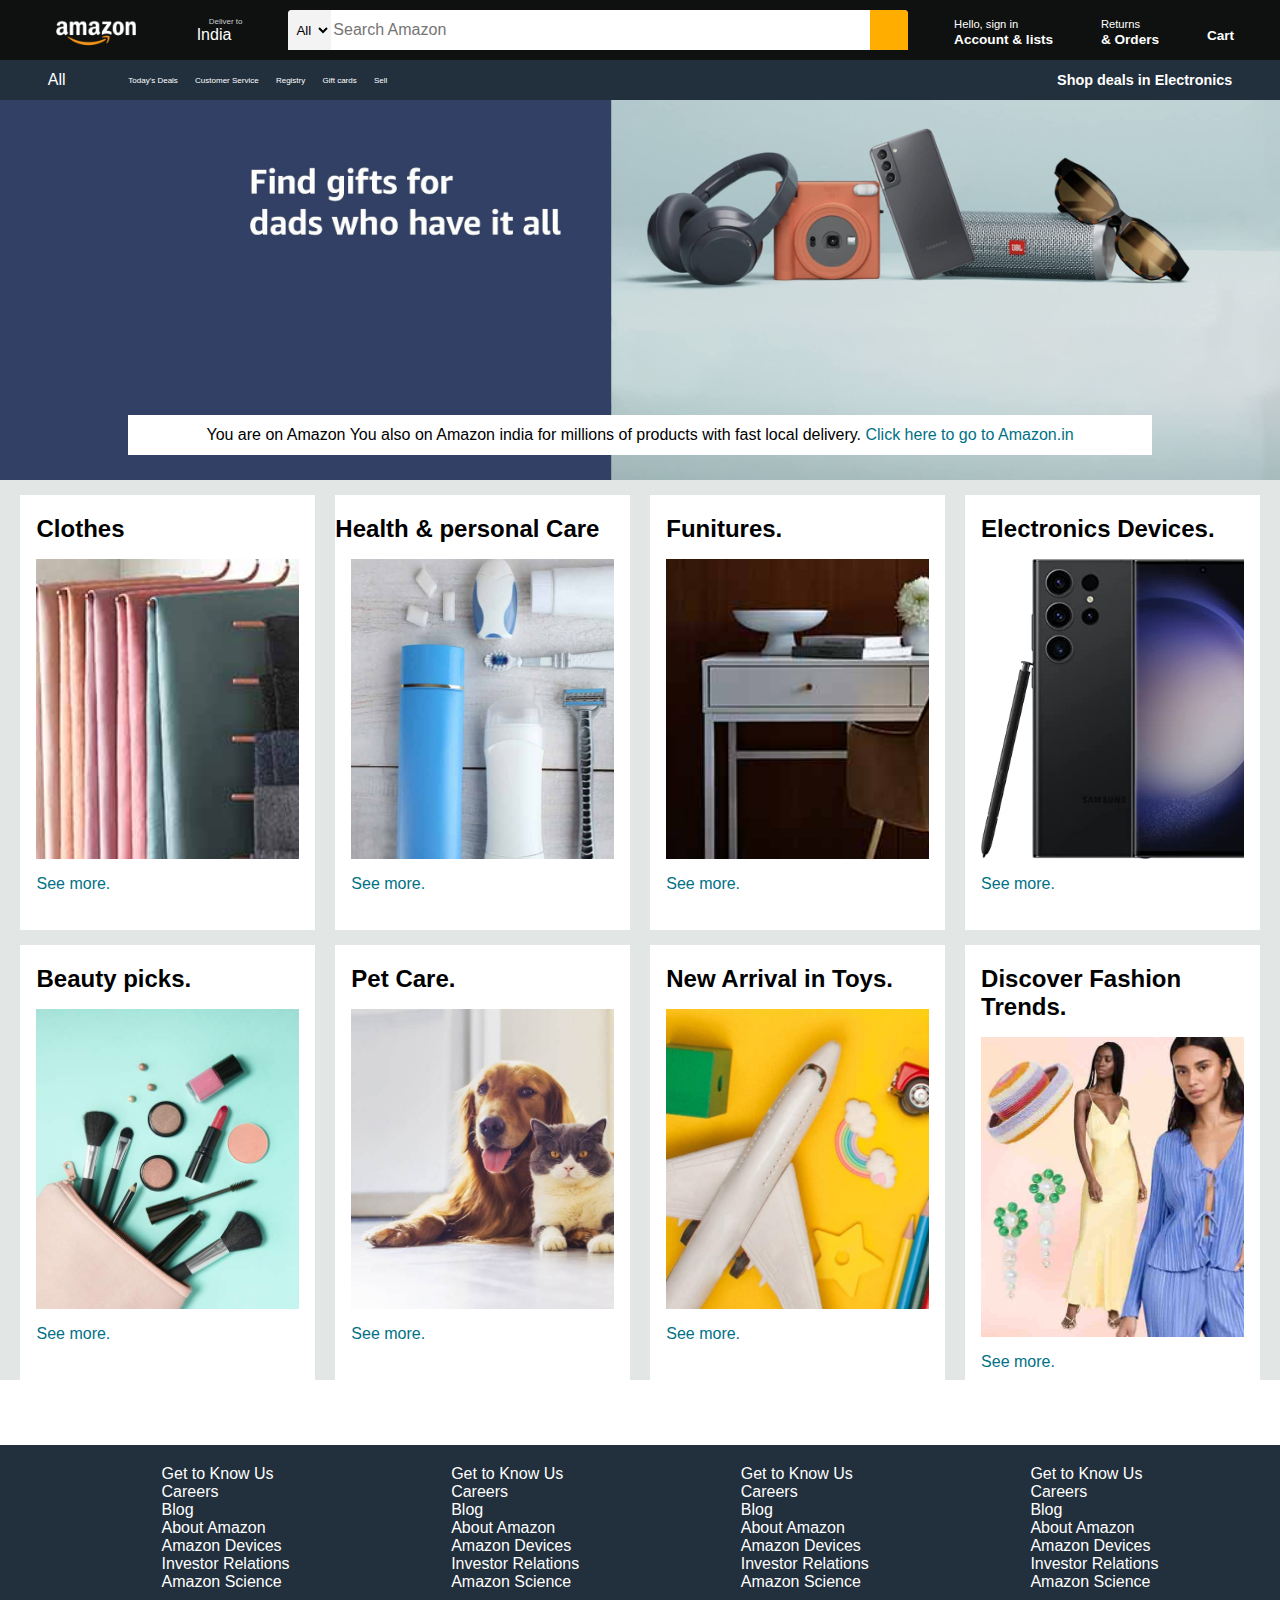
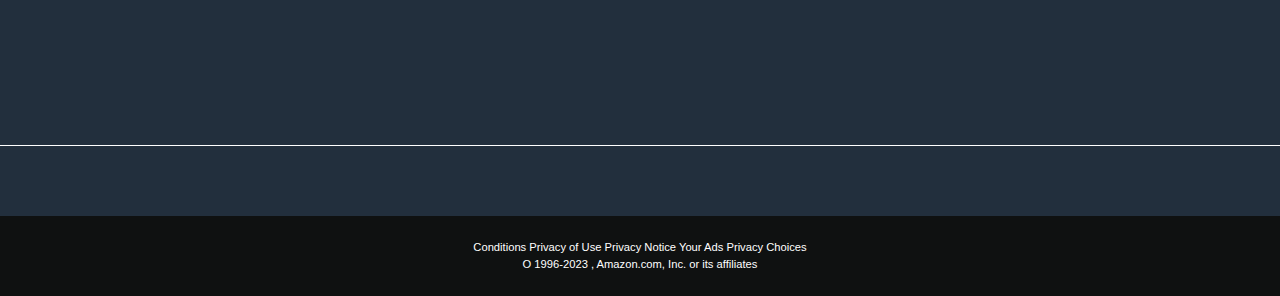
<file: Amazon clone/index.html>
<!DOCTYPE html>
<html lang="en">
<head>
    <meta charset="UTF-8">
    <meta name="viewport" content="width=device-width, initial-scale=1.0">
    <title>Amazon Clone</title>
    <link rel="stylesheet" href="style.css">
    <link rel="stylesheet" href="https://cdnjs.cloudflare.com/ajax/libs/font-awesome/6.4.2/css/all.min.css" integrity="sha512-z3gLpd7yknf1YoNbCzqRKc4qyor8gaKU1qmn+CShxbuBusANI9QpRohGBreCFkKxLhei6S9CQXFEbbKuqLg0DA==" crossorigin="anonymous" referrerpolicy="no-referrer" />
</head>
<body>
<header>
    <div class="navbar">
        <div class="nav-logo border">
            <div class="logo"></div>
        </div>

        <div class="nav-address border">
            <p class="add1">Deliver to</p>
<div class="add-icon">
    <!-- location icons-->
    <i class="fa-solid fa-location-dot"></i>
    <p class="add2">India</p>
   </div>
</div>
   
      <div class="nav-Search">
            <select class="Search-select">
                <option>All<option>
            </select >
            <input placeholder="Search Amazon" class="Search-int">
        <div class="Search-icon">
            <i class="fa-solid fa-magnifying-glass"></i>  
            <!--Search -icons-->
            </div>
        </div>

        <div class="nav-singin border">
            <p><span>Hello, sign in</span></p>
            <p class="nav-sec">Account & lists</p>
        </div>

        <div class="nav-return border">
            <p><span>Returns</span></p>
            <p class="nav-sec">& Orders</p>
        </div>

        <div class="nav-cart border">
            <!-- cart icons-->
            <i class="fa-solid fa-cart-shopping"></i>
            Cart
        </div>
    </div>


        <div class="panel">
            <div class="panel-all">

                All
            </div>
            <div class="panel-ops"> 
                <p>Today's Deals </p>
               <p>Customer Service</p>
                <p>Registry</p>
                <p>Gift cards</p>
            <p>Sell</p>
                </div>
                <div class="panel-deals">
                    Shop deals in Electronics
                </div>
        </div>
</header>
<div class="hero-section">
    <div class="hero-msg">
        <p>You are on Amazon You also on Amazon india for millions of products with fast local delivery.   <a> Click here to go to Amazon.in</a> </p>
    </div>
</div>

<div class="shop-section">
    <div class=" box">
        <div class="box-content">
        <h2>Clothes </h2>

<div class="box-img" style="background-image: url('box1_image.jpg');"></div>
    <a>See more.</a>
</div>
</div>

    <div class=" box">
    <h2>Health & personal Care </h2>

            <div class="box-content">
    <div class="box-img" style="background-image: url('box2_image.jpg');"></div>
        <a>See more.</a>
    </div>
    </div>

    <div class="box3 box"> 
        <div class="box-content">
        <h2> Funitures.</h2>
    <div class="box-img" style="background-image: url('box3_image.jpg');"></div>
        <a>See more.</a>
    </div>
</div>

    <div class="box4 box">
          <div class="box-content">
        <h2>Electronics Devices. </h2>
    <div class="box-img" style="background-image: url('box4_image.jpg')"></div>
        <a>See more.</a>
    </div>
</div>

<div class=" box">
    <div class="box-content">
<h2>Beauty picks.</h2>
<div class="box-img" style="background-image: url('box5_image.jpg');"></div>
<a>See more.</a>
</div>
</div>

<div class="box2 box">
        <div class="box-content">
    <h2>Pet Care. </h2>
<div class="box-img" style="background-image: url('box6_image.jpg');"></div>
    <a>See more.</a>
</div>
</div>

<div class=" box"> 
    <div class="box-content">
    <h2>New Arrival in Toys.</h2>
<div class="box-img" style="background-image: url('box7_image.jpg');"></div>
    <a>See more.</a>
</div>
</div>

<div class=" box">
      <div class="box-content">
    <h2>Discover Fashion Trends. </h2>
<div class="box-img" style="background-image: url('box8_image.jpg')"></div>
    <a>See more.</a>
           </div>
   </div>
</div>

<footer>
    <div class="r">
    Back to Top
    </div>
    <div class="foot-panel2">
        
        <ul>
            <p>Get to Know Us</p>
            <p>Careers</p>
            <p>Blog</p>
            <p>About Amazon</p>
            <p>Amazon Devices</p>
            <p>Investor Relations</p>
            <p>Amazon Science</p>
        </ul>
        <ul>
            <p>Get to Know Us</p>
            <p>Careers</p>
            <p>Blog</p>
            <p>About Amazon</p>
            <p>Amazon Devices</p>
            <p>Investor Relations</p>
            <p>Amazon Science</p>
        </ul><ul>
            <p>Get to Know Us</p>
            <p>Careers</p>
            <p>Blog</p>
            <p>About Amazon</p>
            <p>Amazon Devices</p>
            <p>Investor Relations</p>
            <p>Amazon Science</p>
        </ul><ul>
            <p>Get to Know Us</p>
            <p>Careers</p>
            <p>Blog</p>
            <p>About Amazon</p>
            <p>Amazon Devices</p>
            <p>Investor Relations</p>
            <p>Amazon Science</p>
        </ul>
    </div>
    <div class="f">
        <div class="logo"></div>
    </div>

    <div class="foot-panel4">
        <div class="pages">
            <a >Conditions</a>
            <a >Privacy of Use</a>
            <a >Privacy Notice</a>
            <a >Your Ads Privacy Choices</a>

        </div>
        <div class="copyright">
            O 1996-2023 , Amazon.com, Inc. or its affiliates
        </div>
    </div>

</footer>



</body>
</html>
</file>
<file: Amazon clone/style.css>
*{
    margin: 0;
    font-family: Arial;
    border: border-box;
}
.navbar{
    justify-content: space-evenly;
    height: 60px;
    background-color: #0f1111;
    color: white;
    display: flex;
    align-items: center;
}
.nav-logo {
    height: 50px;
    width: 100px;
}
.logo {
    background-image: url("amazon_logo.png");
    height: 50px;
    width: 100%;

    background-size: cover;

}
.border{
    border: 2px solid transparent;
}
.border:hover{
    color: white;
}
/* box2*/
.add1{
    color: #cccccc;
font-size: 0.5rem;
margin-left: 15px;
}

.add2{
font-size: 1rem;
margin-left: 3px;

}
.address-icon{
    display: flex;
align-items: center;

}

/** box-3**/
.nav-Search{
    display: flex;
    background-color: pink;
    width:620px;
    height: 40px;
    border-radius: 4px;
} 
.Search-select {
    background-color: #f3f3f3;
width: 50px;
text-align: center;
border-top-left-radius: 4px;
border: none;
}

.Search-int{
    width: 100%;
    font-size: 1rem;
    border: none;

}

.Search-icon{

    width: 45px;
    display: flex;
    justify-content: center;
    align-items: center;
    font-size: 1.2rem;
    background-color: rgb(255, 174, 0);
border-top-right-radius: 4px;
}
.nav-Search:hover{
    border: 2px solid orange;
}
/** box-4**/
span{
    font-size: 0.7rem;


}
.nav-sec{
    font-size: 0.85rem;
    font-weight: 700;

}
/** box-6**/
.nav-cart i{
    font-size: 30px; 

}
.nav-cart {
    font-size: 0.85rem;
    font-weight: 700;
}
.panel{
    height: 40px;
    background-color: #222f3d;
    display: flex;
    color: white;
    align-items: center;
    justify-content: space-evenly;
}
.panel-ops p{
    display: inline;
    margin-left: 15px;
}

.panel-ops{
    width: 70%;
    font-size: 0.5rem;

}
.panel-deals{
    font-size: 0.9rem;
    font-weight: 700;   
}
/*.panel-ops p{
    display: inline-flex;
    justify-content: space-evenly;
    margin-left: 0.05rem;
    align-items: center;
    color: #cccccc;
    background-size: auto;*/
.hero-section{
    background-image: url("hero_image.jpg");
    height:380px;
    background-size: cover;
    display: flex;
    justify-content: center;
    align-items: flex-end;
}
.hero-msg{
    background-color: white;
    color: black;
    height: 40px;
    align-items: center;
    justify-content: center;
    display: flex;
    font-size: 0.85;
    width: 80%;
    margin-bottom: 25px;


}
.hero-msg a{
    color: #007185;
}


/** Shop Sectuon**/
.shop-section{
    display: flex;
    flex-wrap: wrap;
    justify-content: space-evenly;
    background-color: #e2e7e6;
}
.box{
   /** border: 2px solid black;**/
    height: 400px;
 background-color: white;
    width: 23%;
    padding: 20px 0px 15px;
    margin-top: 15px;
}

.box-img{
    height: 300px;
    background-size: cover;
    margin-top: 1rem;
    margin-bottom:  1rem;

}
.box-content{
    margin-left: 1rem;
    margin-right: 1rem;
}
.box-content a{
    color: #007185;

}


/** footer**/
footer{
    margin-top: 15px;
}
 .r{
    background: color #37475a;
    color: white;
    height: 50px;
    display: flex;
    justify-content: center;
    align-items: center;
    font-size: 0.85rem;

 }
.foot-panel2{
    background-color: #222f3d;
    color: white;
    height: 300px;
    display: flex;
    justify-content: space-evenly;

}
ul{
    margin-top: 20px;
}
    
ul a {
    display: block;
font-size: 0.85rem;
margin-top: 10px;
color: #dddddd;

}

.f{
    background-color: #222f3d;
    color: white;
    border-top: 0.5px solid white;
    height: 70px;
    display: flex;
    justify-content: center;
    align-items: center;

}
.logo{
    background-image: url("amazon_logo.png");
    height: 50px;
    width: 100%;
    background-size: cover;

}
.foot-panel4{
    background-color: #0f1111;
    color: white;
  /*  display: flex;
    justify-content: center;
    align-items: center;*/
    height: 80px;
    
}

.pages{
    font-size: 0.7rem;
    text-align: center;
    padding-top: 25px;
}
.copyright{
    padding-top: 5px;
    font-size: 0.7rem;
    text-align: center;
}
</file>
